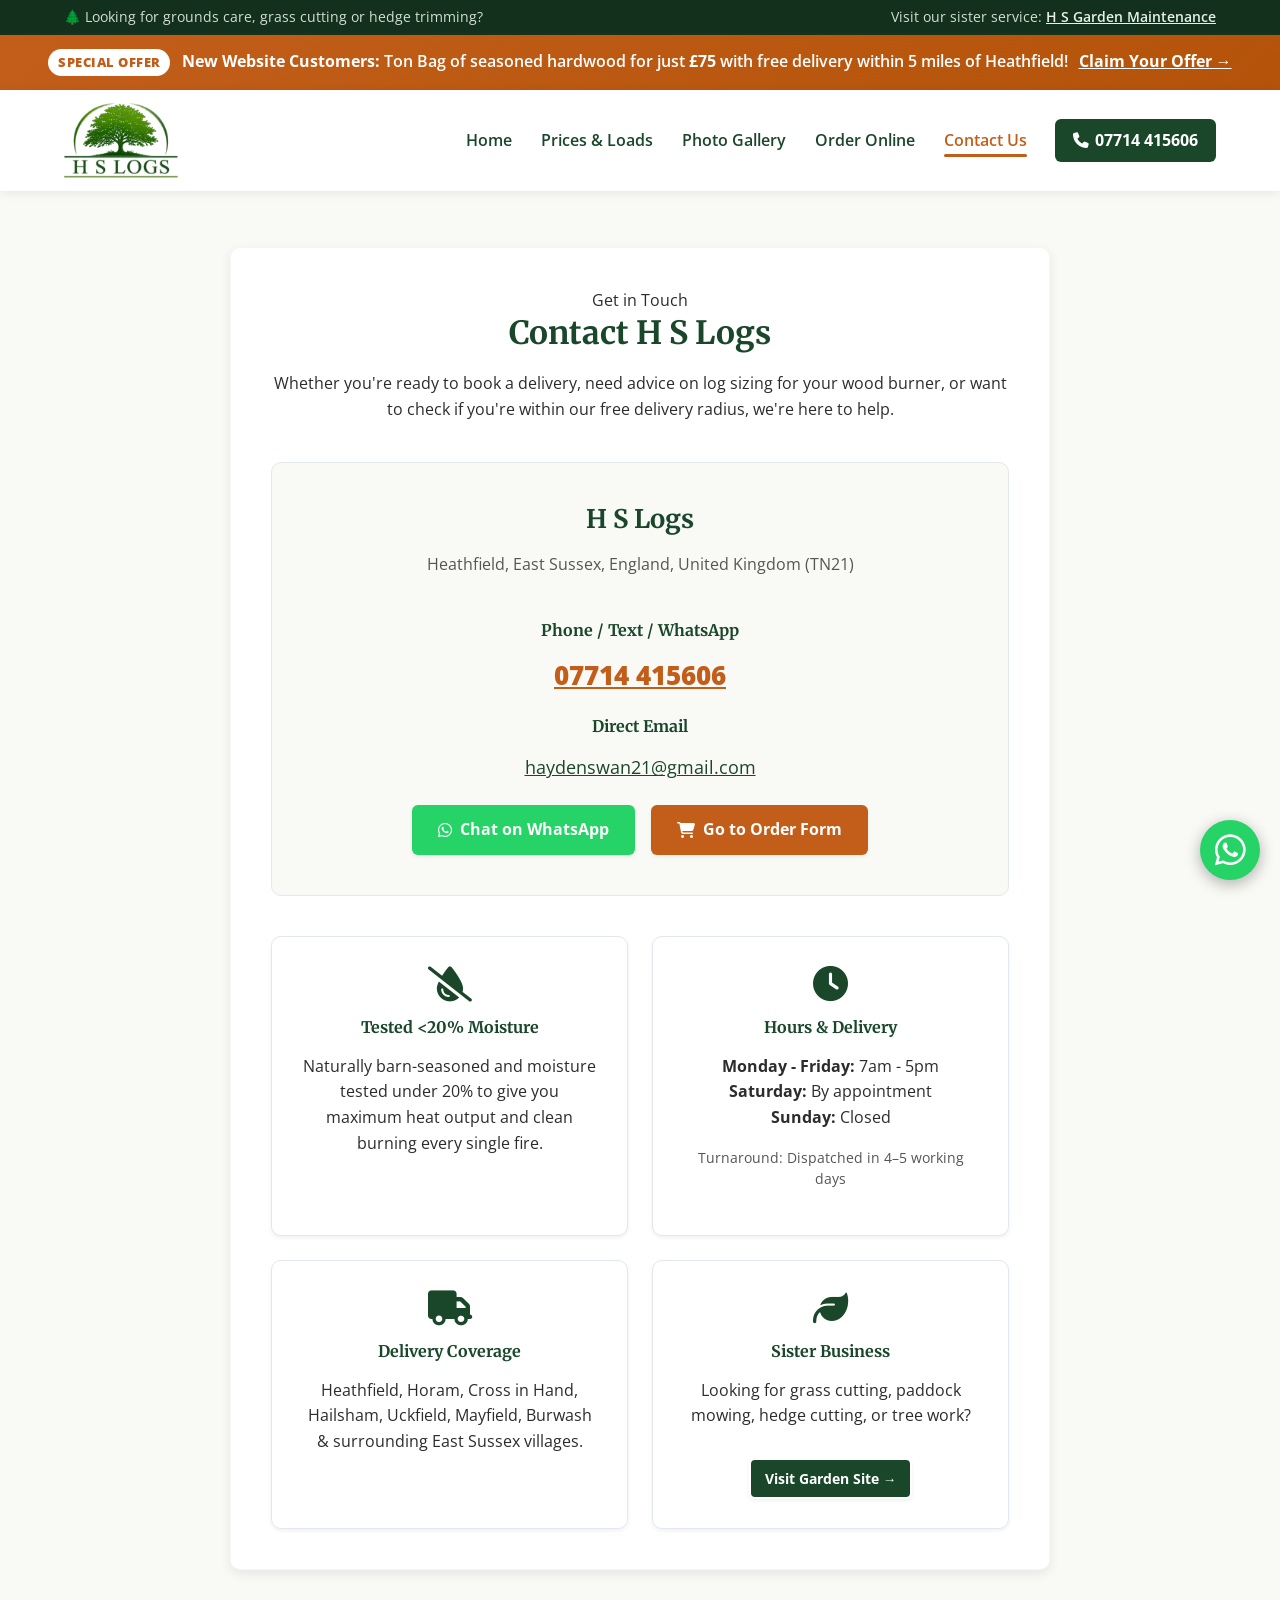
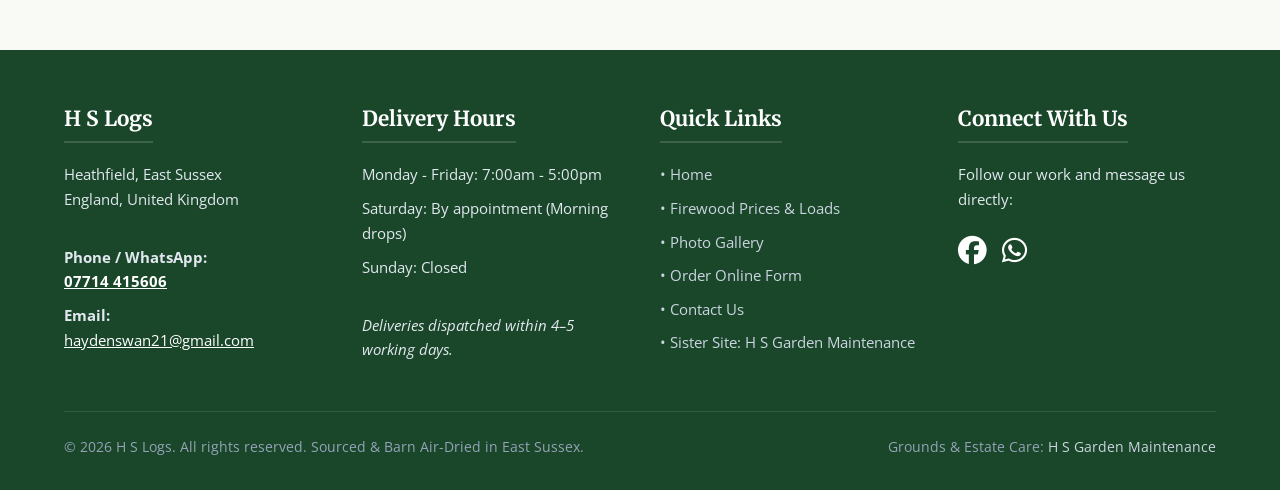
<file: contact.html>
<!DOCTYPE html>
<html lang="en">
<head>
    <meta charset="UTF-8">
    <meta name="viewport" content="width=device-width, initial-scale=1.0">
    
    <!-- Google tag (gtag.js) -->
    <script async src="https://www.googletagmanager.com/gtag/js?id=G-670565ZKYT"></script>
    <script>
      window.dataLayer = window.dataLayer || [];
      function gtag(){dataLayer.push(arguments);}
      gtag('js', new Date());

      gtag('config', 'G-670565ZKYT');
    </script>
    
    <title>Contact H S Logs | Seasoned Firewood Heathfield &amp; East Sussex</title>
    <meta name="description" content="Get in touch with H S Logs for prompt hardwood firewood deliveries in Heathfield and East Sussex. Phone, WhatsApp, email, or order online.">
    <link rel="canonical" href="https://hslogs.co.uk/contact.html">

    <!-- Open Graph Tags -->
    <meta property="og:type" content="website">
    <meta property="og:title" content="Contact H S Logs | Seasoned Firewood Heathfield & East Sussex">
    <meta property="og:description" content="Get in touch with H S Logs for prompt hardwood firewood deliveries in Heathfield and East Sussex. Phone, WhatsApp, email, or order online.">
    <meta property="og:url" content="https://hslogs.co.uk/contact.html">
    <meta property="og:image" content="https://hslogs.co.uk/images/logo.png">

    <link rel="icon" type="image/x-icon" href="favicon.ico">
    <link rel="stylesheet" href="style.css">
</head>
<body>

    <!-- Sister Business Top Bar -->
    <div class="sister-bar">
        <span>🌲 Looking for grounds care, grass cutting or hedge trimming?</span>
        <span>Visit our sister service: <a href="https://hsgardenmaintenance.co.uk" target="_blank" rel="noopener">H S Garden Maintenance</a></span>
    </div>

    <!-- Special Introductory Offer Banner -->
    <div class="offer-banner">
        <span class="tag">Special Offer</span>
        <strong>New Website Customers:</strong> Ton Bag of seasoned hardwood for just <strong>£75</strong> with free delivery within 5 miles of Heathfield!
        <a href="order.html?package=promo">Claim Your Offer &rarr;</a>
    </div>

    <!-- Main Header -->
    <header>
        <div class="logo-container">
            <a href="index.html" aria-label="H S Logs Home">
                <img src="images/logo.png" alt="H S Logs Logo - Seasoned Firewood Heathfield">
            </a>
        </div>
        <button class="nav-toggle" aria-label="Toggle Navigation Menu">
            <i class="fas fa-bars"></i>
        </button>
        <nav>
            <ul class="nav-links">
                <li><a href="index.html">Home</a></li>
                <li><a href="index.html#pricing">Prices &amp; Loads</a></li>
                <li><a href="gallery.html">Photo Gallery</a></li>
                <li><a href="order.html">Order Online</a></li>
                <li><a href="contact.html" class="active">Contact Us</a></li>
                <li><a href="tel:07714415606" class="nav-cta"><i class="fas fa-phone"></i> 07714 415606</a></li>
            </ul>
        </nav>
    </header>

    <div class="container container-narrow">
        
        <div class="content-block" style="text-align: center;">
            <span class="sub-badge">Get in Touch</span>
            <h1>Contact H S Logs</h1>
            <p>Whether you're ready to book a delivery, need advice on log sizing for your wood burner, or want to check if you're within our free delivery radius, we're here to help.</p>
            
            <div style="margin: 2.5rem 0; padding: 2.5rem; background: var(--bg-light); border-radius: var(--radius-md); border: 1px solid var(--border-color);">
                <h3 style="font-size: 1.6rem; color: var(--primary-green);">H S Logs</h3>
                <p style="color: var(--text-muted);">Heathfield, East Sussex, England, United Kingdom (TN21)</p>
                <br>
                <h4>Phone / Text / WhatsApp</h4>
                <p style="font-size: 1.6rem; font-weight: 800; color: var(--wood-accent); margin: 0.5rem 0 1.2rem;">
                    <a href="tel:07714415606" style="color: inherit; text-decoration: underline;">07714 415606</a>
                </p>
                
                <h4>Direct Email</h4>
                <p style="font-size: 1.1rem; margin-bottom: 1.5rem;">
                    <a href="mailto:haydenswan21@gmail.com" style="color: var(--primary-green); text-decoration: underline;">haydenswan21@gmail.com</a>
                </p>

                <div style="display: flex; gap: 1rem; justify-content: center; flex-wrap: wrap;">
                    <a href="https://wa.me/447714415606" target="_blank" rel="noopener" class="btn btn-whatsapp"><i class="fab fa-whatsapp"></i> Chat on WhatsApp</a>
                    <a href="order.html" class="btn btn-wood"><i class="fas fa-shopping-cart"></i> Go to Order Form</a>
                </div>
            </div>

            <div class="info-cards">
                <div class="info-card">
                    <i class="fas fa-droplet-slash"></i>
                    <h4>Tested &lt;20% Moisture</h4>
                    <p>Naturally barn-seasoned and moisture tested under 20% to give you maximum heat output and clean burning every single fire.</p>
                </div>

                <div class="info-card">
                    <i class="fas fa-clock"></i>
                    <h4>Hours &amp; Delivery</h4>
                    <p><strong>Monday - Friday:</strong> 7am - 5pm<br>
                    <strong>Saturday:</strong> By appointment<br>
                    <strong>Sunday:</strong> Closed</p>
                    <p style="margin-top: 0.6rem; font-size: 0.85rem; color: var(--text-muted);">Turnaround: Dispatched in 4–5 working days</p>
                </div>

                <div class="info-card">
                    <i class="fas fa-truck"></i>
                    <h4>Delivery Coverage</h4>
                    <p>Heathfield, Horam, Cross in Hand, Hailsham, Uckfield, Mayfield, Burwash &amp; surrounding East Sussex villages.</p>
                </div>

                <div class="info-card">
                    <i class="fas fa-leaf"></i>
                    <h4>Sister Business</h4>
                    <p>Looking for grass cutting, paddock mowing, hedge cutting, or tree work?</p>
                    <a href="https://hsgardenmaintenance.co.uk" target="_blank" rel="noopener" class="btn btn-outline" style="background: var(--primary-green); margin-top: 0.8rem; font-size: 0.85rem; padding: 8px 14px;">Visit Garden Site &rarr;</a>
                </div>
            </div>

        </div>

    </div>

    <!-- Floating WhatsApp Button -->
    <a href="https://wa.me/447714415606" class="floating-whatsapp" target="_blank" rel="noopener" aria-label="Chat with H S Logs on WhatsApp">
        <i class="fab fa-whatsapp"></i>
    </a>

    <!-- Footer -->
    <footer>
        <div class="footer-content">
            <div>
                <h3>H S Logs</h3>
                <p>Heathfield, East Sussex<br>England, United Kingdom</p>
                <p><br><strong>Phone / WhatsApp:</strong><br><a href="tel:07714415606" style="color: #ffffff; text-decoration: underline; font-weight: bold;">07714 415606</a></p>
                <p><strong>Email:</strong><br><a href="mailto:haydenswan21@gmail.com" style="color: #ffffff; text-decoration: underline;">haydenswan21@gmail.com</a></p>
            </div>
            <div>
                <h3>Delivery Hours</h3>
                <p>Monday - Friday: 7:00am - 5:00pm</p>
                <p>Saturday: By appointment (Morning drops)</p>
                <p>Sunday: Closed</p>
                <p><br><em>Deliveries dispatched within 4–5 working days.</em></p>
            </div>
            <div>
                <h3>Quick Links</h3>
                <ul class="footer-links">
                    <li><a href="index.html">&bull; Home</a></li>
                    <li><a href="index.html#pricing">&bull; Firewood Prices &amp; Loads</a></li>
                    <li><a href="gallery.html">&bull; Photo Gallery</a></li>
                    <li><a href="order.html">&bull; Order Online Form</a></li>
                    <li><a href="contact.html">&bull; Contact Us</a></li>
                    <li><a href="https://hsgardenmaintenance.co.uk" target="_blank" rel="noopener">&bull; Sister Site: H S Garden Maintenance</a></li>
                </ul>
            </div>
            <div>
                <h3>Connect With Us</h3>
                <p>Follow our work and message us directly:</p>
                <div class="social-links">
                    <a href="https://www.facebook.com/H-S-Gardening-maintenance-315414229382232" target="_blank" rel="noopener" aria-label="H S Logs on Facebook"><i class="fab fa-facebook"></i></a>
                    <a href="https://wa.me/447714415606" target="_blank" rel="noopener" aria-label="Chat on WhatsApp"><i class="fab fa-whatsapp"></i></a>
                </div>
            </div>
        </div>
        <div class="footer-bottom">
            <span>&copy; 2026 H S Logs. All rights reserved. Sourced &amp; Barn Air-Dried in East Sussex.</span>
            <span>Grounds &amp; Estate Care: <a href="https://hsgardenmaintenance.co.uk" target="_blank" rel="noopener">H S Garden Maintenance</a></span>
        </div>
    </footer>

    <script src="script.js"></script>
</body>
</html>
</file>
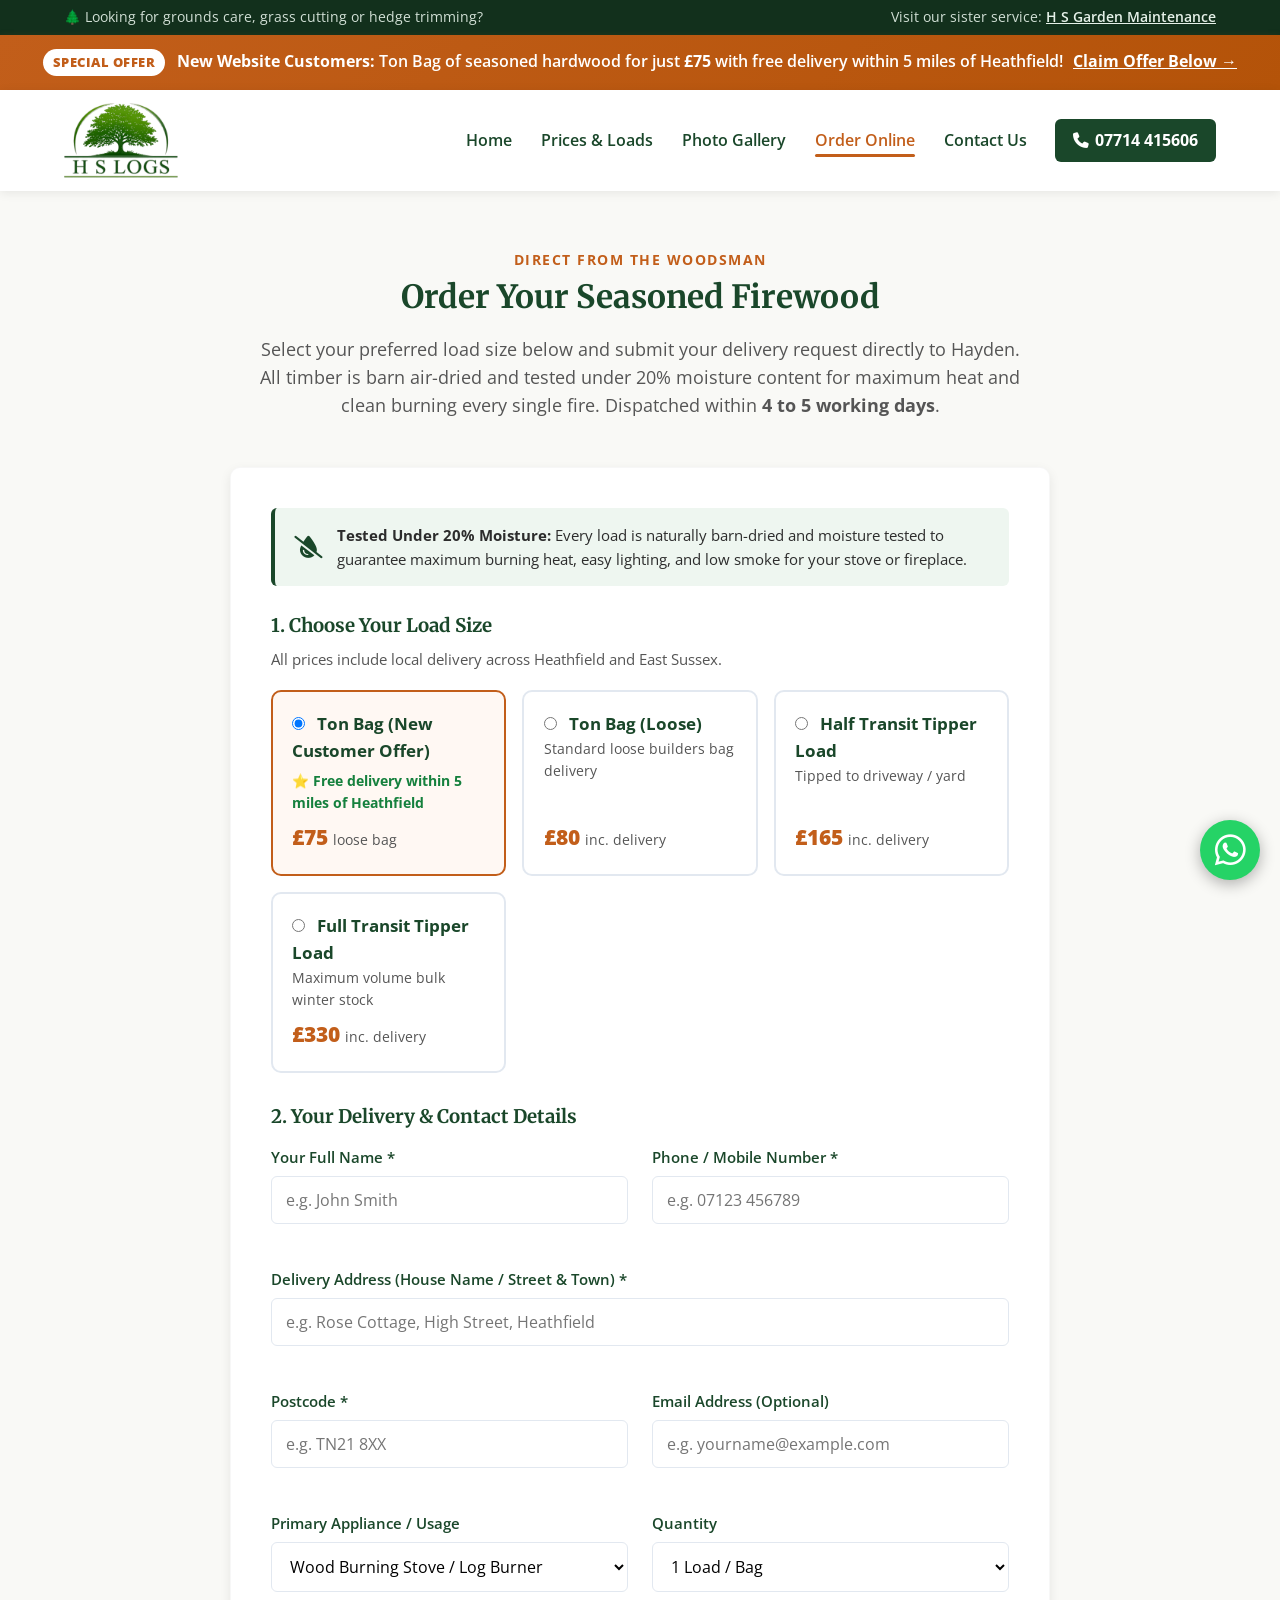
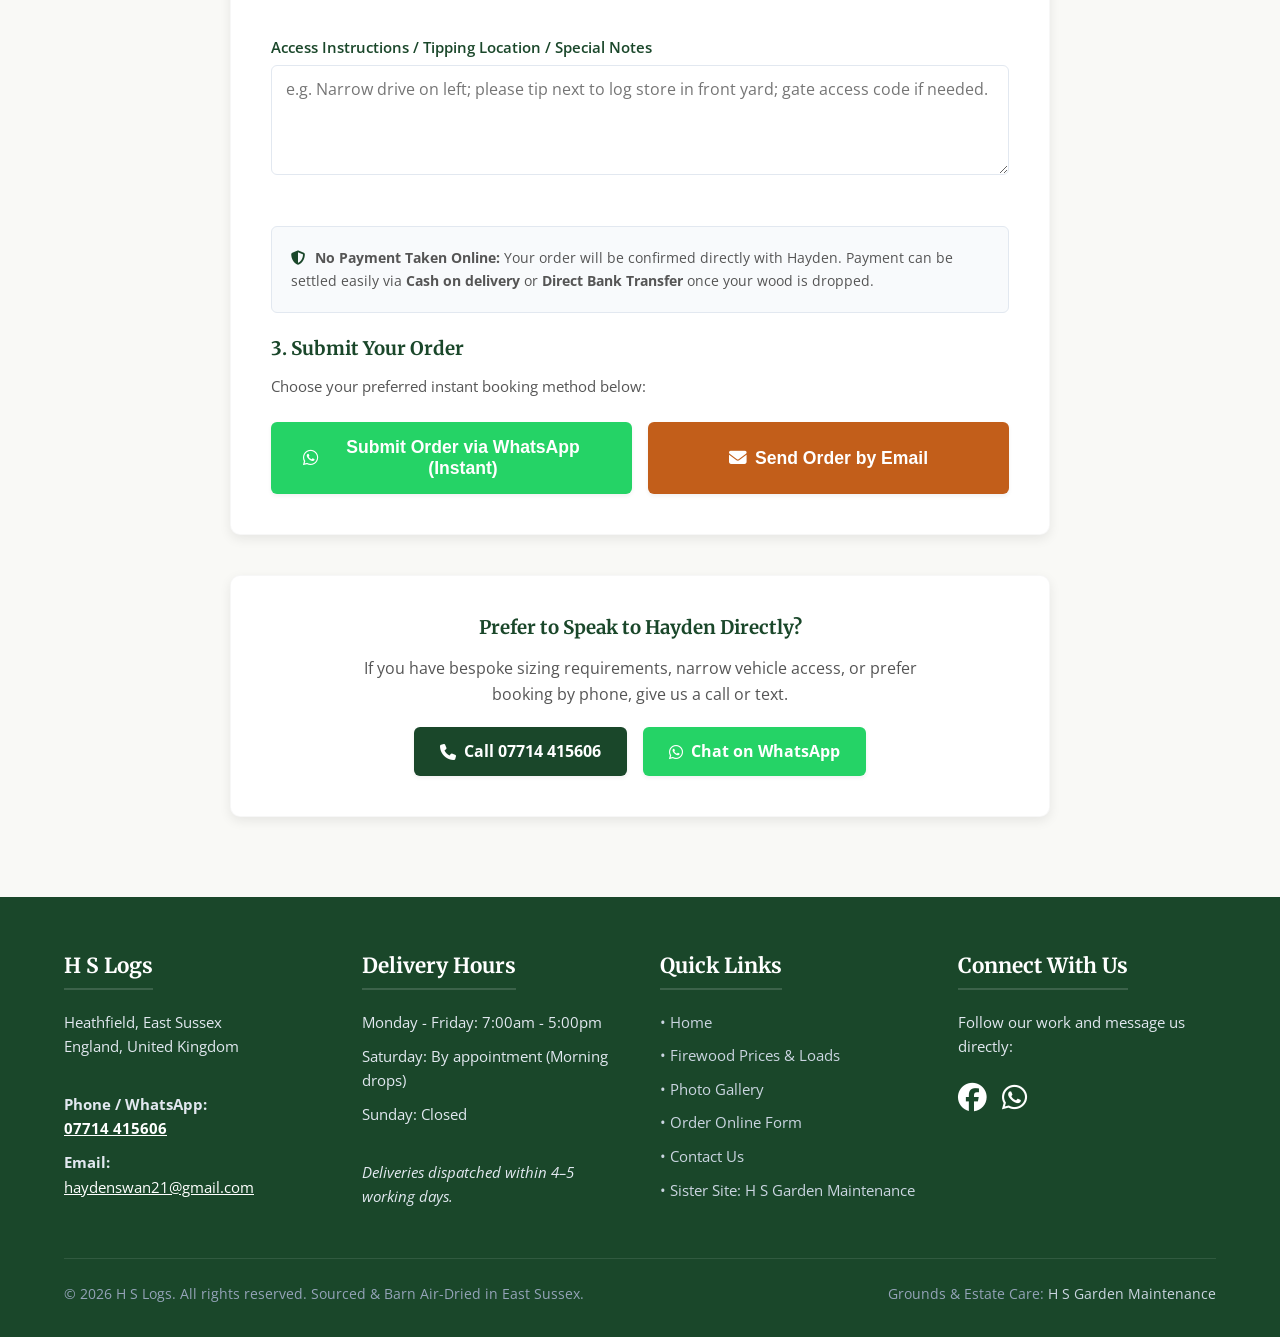
<file: order.html>
<!DOCTYPE html>
<html lang="en">
<head>
    <meta charset="UTF-8">
    <meta name="viewport" content="width=device-width, initial-scale=1.0">
    
    <!-- Google tag (gtag.js) -->
    <script async src="https://www.googletagmanager.com/gtag/js?id=G-670565ZKYT"></script>
    <script>
      window.dataLayer = window.dataLayer || [];
      function gtag(){dataLayer.push(arguments);}
      gtag('js', new Date());

      gtag('config', 'G-670565ZKYT');
    </script>
    
    <title>Order Firewood Online | H S Logs Heathfield East Sussex</title>
    <meta name="description" content="Order seasoned hardwood logs online for delivery in Heathfield, Hailsham, Uckfield, and East Sussex. Ton bags from £75, half and full tipper loads. 4-5 day turnaround.">
    <link rel="canonical" href="https://hslogs.co.uk/order.html">

    <!-- Open Graph Tags -->
    <meta property="og:type" content="website">
    <meta property="og:title" content="Order Firewood Online | H S Logs Heathfield East Sussex">
    <meta property="og:description" content="Order seasoned hardwood logs online for delivery in Heathfield, Hailsham, Uckfield, and East Sussex. Ton bags from £75, half and full tipper loads. 4-5 day turnaround.">
    <meta property="og:url" content="https://hslogs.co.uk/order.html">
    <meta property="og:image" content="https://hslogs.co.uk/images/prices.webp">

    <link rel="icon" type="image/x-icon" href="favicon.ico">
    <link rel="stylesheet" href="style.css">
</head>
<body>

    <!-- Sister Business Top Bar -->
    <div class="sister-bar">
        <span>🌲 Looking for grounds care, grass cutting or hedge trimming?</span>
        <span>Visit our sister service: <a href="https://hsgardenmaintenance.co.uk" target="_blank" rel="noopener">H S Garden Maintenance</a></span>
    </div>

    <!-- Special Introductory Offer Banner -->
    <div class="offer-banner">
        <span class="tag">Special Offer</span>
        <strong>New Website Customers:</strong> Ton Bag of seasoned hardwood for just <strong>£75</strong> with free delivery within 5 miles of Heathfield!
        <a href="#order-form-section">Claim Offer Below &rarr;</a>
    </div>

    <!-- Main Header -->
    <header>
        <div class="logo-container">
            <a href="index.html" aria-label="H S Logs Home">
                <img src="images/logo.png" alt="H S Logs Logo - Seasoned Firewood Heathfield">
            </a>
        </div>
        <button class="nav-toggle" aria-label="Toggle Navigation Menu">
            <i class="fas fa-bars"></i>
        </button>
        <nav>
            <ul class="nav-links">
                <li><a href="index.html">Home</a></li>
                <li><a href="index.html#pricing">Prices &amp; Loads</a></li>
                <li><a href="gallery.html">Photo Gallery</a></li>
                <li><a href="order.html" class="active">Order Online</a></li>
                <li><a href="contact.html">Contact Us</a></li>
                <li><a href="tel:07714415606" class="nav-cta"><i class="fas fa-phone"></i> 07714 415606</a></li>
            </ul>
        </nav>
    </header>

    <div class="container container-narrow" id="order-form-section">
        
        <div class="section-header">
            <span class="sub-badge">Direct From The Woodsman</span>
            <h1>Order Your Seasoned Firewood</h1>
            <p>Select your preferred load size below and submit your delivery request directly to Hayden. All timber is barn air-dried and tested under 20% moisture content for maximum heat and clean burning every single fire. Dispatched within <strong>4 to 5 working days</strong>.</p>
        </div>

        <div class="content-block">
            <div style="display: flex; align-items: center; gap: 0.9rem; background: #eef6f0; border-left: 4px solid var(--primary-green); padding: 0.9rem 1.2rem; border-radius: var(--radius-sm); margin-bottom: 1.8rem; font-size: 0.95rem;">
                <i class="fas fa-droplet-slash" style="color: var(--primary-green); font-size: 1.4rem; flex-shrink: 0;"></i>
                <span><strong>Tested Under 20% Moisture:</strong> Every load is naturally barn-dried and moisture tested to guarantee maximum burning heat, easy lighting, and low smoke for your stove or fireplace.</span>
            </div>

            <h3 style="margin-bottom: 0.5rem; color: var(--primary-green);">1. Choose Your Load Size</h3>
            <p style="color: var(--text-muted); font-size: 0.95rem; margin-bottom: 1.2rem;">All prices include local delivery across Heathfield and East Sussex.</p>

            <div class="package-selector">
                <!-- Promo Option -->
                <label class="package-option selected">
                    <div>
                        <div style="display: flex; justify-content: space-between; align-items: flex-start;">
                            <span class="pkg-title"><input type="radio" name="package" value="promo" data-name="New Customer Web Promo: Ton Bag Loose (£75)" checked> Ton Bag (New Customer Offer)</span>
                        </div>
                        <p style="font-size: 0.85rem; color: #15803d; font-weight: 700; margin-bottom: 0.5rem;">⭐ Free delivery within 5 miles of Heathfield</p>
                    </div>
                    <div class="pkg-price">£75 <span style="font-size: 0.85rem; font-weight: 400; color: var(--text-muted);">loose bag</span></div>
                </label>

                <!-- Standard Ton Bag -->
                <label class="package-option">
                    <div>
                        <span class="pkg-title"><input type="radio" name="package" value="ton" data-name="Standard Ton Bag Loose (£80)"> Ton Bag (Loose)</span>
                        <p style="font-size: 0.85rem; color: var(--text-muted); margin-bottom: 0.5rem;">Standard loose builders bag delivery</p>
                    </div>
                    <div class="pkg-price">£80 <span style="font-size: 0.85rem; font-weight: 400; color: var(--text-muted);">inc. delivery</span></div>
                </label>

                <!-- Half Tipper -->
                <label class="package-option">
                    <div>
                        <span class="pkg-title"><input type="radio" name="package" value="tipper-half" data-name="Half Transit Tipper Load (£165)"> Half Transit Tipper Load</span>
                        <p style="font-size: 0.85rem; color: var(--text-muted); margin-bottom: 0.5rem;">Tipped to driveway / yard</p>
                    </div>
                    <div class="pkg-price">£165 <span style="font-size: 0.85rem; font-weight: 400; color: var(--text-muted);">inc. delivery</span></div>
                </label>

                <!-- Full Tipper -->
                <label class="package-option">
                    <div>
                        <span class="pkg-title"><input type="radio" name="package" value="tipper-full" data-name="Full Transit Tipper Load (£330)"> Full Transit Tipper Load</span>
                        <p style="font-size: 0.85rem; color: var(--text-muted); margin-bottom: 0.5rem;">Maximum volume bulk winter stock</p>
                    </div>
                    <div class="pkg-price">£330 <span style="font-size: 0.85rem; font-weight: 400; color: var(--text-muted);">inc. delivery</span></div>
                </label>
            </div>

            <h3 style="margin: 2rem 0 1rem; color: var(--primary-green);">2. Your Delivery &amp; Contact Details</h3>
            
            <form id="log-order-form">
                <div class="form-grid">
                    <div class="form-group">
                        <label for="cust-name">Your Full Name *</label>
                        <input type="text" id="cust-name" class="form-control" placeholder="e.g. John Smith" required>
                    </div>

                    <div class="form-group">
                        <label for="cust-phone">Phone / Mobile Number *</label>
                        <input type="tel" id="cust-phone" class="form-control" placeholder="e.g. 07123 456789" required>
                    </div>

                    <div class="form-group form-full">
                        <label for="cust-address">Delivery Address (House Name / Street &amp; Town) *</label>
                        <input type="text" id="cust-address" class="form-control" placeholder="e.g. Rose Cottage, High Street, Heathfield" required>
                    </div>

                    <div class="form-group">
                        <label for="cust-postcode">Postcode *</label>
                        <input type="text" id="cust-postcode" class="form-control" placeholder="e.g. TN21 8XX" required>
                    </div>

                    <div class="form-group">
                        <label for="cust-email">Email Address (Optional)</label>
                        <input type="email" id="cust-email" class="form-control" placeholder="e.g. yourname@example.com">
                    </div>

                    <div class="form-group">
                        <label for="cust-appliance">Primary Appliance / Usage</label>
                        <select id="cust-appliance" class="form-control">
                            <option value="Domestic Wood Burning Stove" selected>Wood Burning Stove / Log Burner</option>
                            <option value="Traditional Open Fireplace">Traditional Open Fireplace / Hearth</option>
                            <option value="Commercial Wood-Fired Pizza Van / Oven">Commercial Wood-Fired Pizza Oven</option>
                            <option value="Outdoor Fire Pit / Chiminea">Fire Pit / Chiminea</option>
                            <option value="Other">Other / Multi-Fuel Stove</option>
                        </select>
                    </div>

                    <div class="form-group">
                        <label for="cust-qty">Quantity</label>
                        <select id="cust-qty" class="form-control">
                            <option value="1 Load / Bag" selected>1 Load / Bag</option>
                            <option value="2 Loads / Bags">2 Loads / Bags</option>
                            <option value="3+ Loads / Bulk">3+ Loads (Please specify in notes)</option>
                        </select>
                    </div>

                    <div class="form-group form-full">
                        <label for="cust-notes">Access Instructions / Tipping Location / Special Notes</label>
                        <textarea id="cust-notes" class="form-control" placeholder="e.g. Narrow drive on left; please tip next to log store in front yard; gate access code if needed."></textarea>
                    </div>
                </div>

                <div style="background: #f8fafc; border: 1px solid var(--border-color); padding: 1.2rem; border-radius: var(--radius-sm); margin: 1.5rem 0;">
                    <p style="font-size: 0.9rem; color: var(--text-muted); margin-bottom: 0;">
                        <i class="fas fa-shield-alt" style="color: var(--primary-green); margin-right: 6px;"></i>
                        <strong>No Payment Taken Online:</strong> Your order will be confirmed directly with Hayden. Payment can be settled easily via <strong>Cash on delivery</strong> or <strong>Direct Bank Transfer</strong> once your wood is dropped.
                    </p>
                </div>

                <h3 style="margin: 1.5rem 0 0.8rem; color: var(--primary-green);">3. Submit Your Order</h3>
                <p style="font-size: 0.95rem; color: var(--text-muted); margin-bottom: 1.2rem;">Choose your preferred instant booking method below:</p>

                <div class="order-actions">
                    <button type="button" id="btn-order-whatsapp" class="btn btn-whatsapp btn-lg" style="flex: 1 1 280px;">
                        <i class="fab fa-whatsapp"></i> Submit Order via WhatsApp (Instant)
                    </button>
                    <button type="button" id="btn-order-email" class="btn btn-wood btn-lg" style="flex: 1 1 280px;">
                        <i class="fas fa-envelope"></i> Send Order by Email
                    </button>
                </div>
            </form>
        </div>

        <!-- Alternative Fast Phone Contact Box -->
        <div class="content-block" style="text-align: center; background: #ffffff;">
            <h3>Prefer to Speak to Hayden Directly?</h3>
            <p style="color: var(--text-muted); max-width: 600px; margin: 0 auto 1.2rem;">If you have bespoke sizing requirements, narrow vehicle access, or prefer booking by phone, give us a call or text.</p>
            <div style="display: flex; gap: 1rem; justify-content: center; flex-wrap: wrap;">
                <a href="tel:07714415606" class="btn btn-primary"><i class="fas fa-phone"></i> Call 07714 415606</a>
                <a href="https://wa.me/447714415606" target="_blank" rel="noopener" class="btn btn-whatsapp"><i class="fab fa-whatsapp"></i> Chat on WhatsApp</a>
            </div>
        </div>

    </div>

    <!-- Floating WhatsApp Button -->
    <a href="https://wa.me/447714415606" class="floating-whatsapp" target="_blank" rel="noopener" aria-label="Chat with H S Logs on WhatsApp">
        <i class="fab fa-whatsapp"></i>
    </a>

    <!-- Footer -->
    <footer>
        <div class="footer-content">
            <div>
                <h3>H S Logs</h3>
                <p>Heathfield, East Sussex<br>England, United Kingdom</p>
                <p><br><strong>Phone / WhatsApp:</strong><br><a href="tel:07714415606" style="color: #ffffff; text-decoration: underline; font-weight: bold;">07714 415606</a></p>
                <p><strong>Email:</strong><br><a href="mailto:haydenswan21@gmail.com" style="color: #ffffff; text-decoration: underline;">haydenswan21@gmail.com</a></p>
            </div>
            <div>
                <h3>Delivery Hours</h3>
                <p>Monday - Friday: 7:00am - 5:00pm</p>
                <p>Saturday: By appointment (Morning drops)</p>
                <p>Sunday: Closed</p>
                <p><br><em>Deliveries dispatched within 4–5 working days.</em></p>
            </div>
            <div>
                <h3>Quick Links</h3>
                <ul class="footer-links">
                    <li><a href="index.html">&bull; Home</a></li>
                    <li><a href="index.html#pricing">&bull; Firewood Prices &amp; Loads</a></li>
                    <li><a href="gallery.html">&bull; Photo Gallery</a></li>
                    <li><a href="order.html">&bull; Order Online Form</a></li>
                    <li><a href="contact.html">&bull; Contact Us</a></li>
                    <li><a href="https://hsgardenmaintenance.co.uk" target="_blank" rel="noopener">&bull; Sister Site: H S Garden Maintenance</a></li>
                </ul>
            </div>
            <div>
                <h3>Connect With Us</h3>
                <p>Follow our work and message us directly:</p>
                <div class="social-links">
                    <a href="https://www.facebook.com/H-S-Gardening-maintenance-315414229382232" target="_blank" rel="noopener" aria-label="H S Logs on Facebook"><i class="fab fa-facebook"></i></a>
                    <a href="https://wa.me/447714415606" target="_blank" rel="noopener" aria-label="Chat on WhatsApp"><i class="fab fa-whatsapp"></i></a>
                </div>
            </div>
        </div>
        <div class="footer-bottom">
            <span>&copy; 2026 H S Logs. All rights reserved. Sourced &amp; Barn Air-Dried in East Sussex.</span>
            <span>Grounds &amp; Estate Care: <a href="https://hsgardenmaintenance.co.uk" target="_blank" rel="noopener">H S Garden Maintenance</a></span>
        </div>
    </footer>

    <script src="script.js"></script>
</body>
</html>
</file>
<file: style.css>
/* style.css — H S Logs */
@import url('https://fonts.googleapis.com/css2?family=Open+Sans:ital,wght@0,300;0,400;0,600;0,700;1,400&family=Merriweather:wght@400;700;900&display=swap');
@import url('https://cdnjs.cloudflare.com/ajax/libs/font-awesome/6.5.1/css/all.min.css');

:root {
    --primary-green: #1a472a;
    --light-green: #2d6a40;
    --accent: #8b9d77;
    --wood-accent: #c25e1a;
    --wood-warm: #d97706;
    --wood-dark: #7c2d12;
    --text-dark: #2c2c2c;
    --text-muted: #555555;
    --bg-light: #f9f9f6;
    --bg-card: #ffffff;
    --border-color: #e2e8f0;
    --shadow-sm: 0 2px 4px rgba(0,0,0,0.06);
    --shadow-md: 0 4px 12px rgba(0,0,0,0.08);
    --shadow-lg: 0 10px 25px rgba(0,0,0,0.12);
    --radius-sm: 6px;
    --radius-md: 10px;
    --radius-lg: 14px;
}

* { 
    box-sizing: border-box; 
    margin: 0; 
    padding: 0; 
}

body {
    font-family: 'Open Sans', sans-serif;
    color: var(--text-dark);
    background-color: var(--bg-light);
    line-height: 1.6;
    overflow-x: hidden;
}

h1, h2, h3, h4 {
    font-family: 'Merriweather', serif;
    color: var(--primary-green);
    margin-bottom: 1rem;
    line-height: 1.3;
}

p {
    margin-bottom: 1rem;
}

a {
    color: var(--primary-green);
    text-decoration: none;
    transition: all 0.25s ease;
}

a:hover {
    color: var(--wood-accent);
}

img {
    max-width: 100%;
    height: auto;
    display: block;
}

/* ==================== HEADER & NAVIGATION ==================== */
header {
    background: #ffffff;
    padding: 0.8rem 5%;
    box-shadow: 0 2px 10px rgba(0,0,0,0.08);
    position: sticky;
    top: 0;
    z-index: 1000;
    display: flex;
    justify-content: space-between;
    align-items: center;
}

.logo-container a {
    display: flex;
    align-items: center;
    text-decoration: none;
}

.logo-container img {
    max-height: 75px;
    width: auto;
    object-fit: contain;
}

.nav-links {
    list-style: none;
    display: flex;
    align-items: center;
    gap: 1.8rem;
}

.nav-links a {
    text-decoration: none;
    color: var(--primary-green);
    font-weight: 600;
    font-size: 0.98rem;
    position: relative;
    padding: 0.3rem 0;
}

.nav-links a:hover,
.nav-links a.active {
    color: var(--wood-accent);
}

.nav-links a.active::after {
    content: '';
    position: absolute;
    bottom: -2px;
    left: 0;
    width: 100%;
    height: 3px;
    background: var(--wood-accent);
    border-radius: 2px;
}

.nav-cta {
    background: var(--primary-green);
    color: #ffffff !important;
    padding: 0.55rem 1.1rem !important;
    border-radius: var(--radius-sm);
    font-weight: 700 !important;
    display: inline-flex;
    align-items: center;
    gap: 0.4rem;
    transition: background 0.25s ease, transform 0.2s ease !important;
}

.nav-cta:hover {
    background: var(--wood-accent) !important;
    transform: translateY(-1px);
    color: #ffffff !important;
}

.nav-toggle {
    display: none;
    background: none;
    border: none;
    font-size: 1.6rem;
    color: var(--primary-green);
    cursor: pointer;
    padding: 0.4rem;
}

/* Sister Site Banner Bar */
.sister-bar {
    background: #12301c;
    color: #d1dfd5;
    font-size: 0.85rem;
    padding: 0.4rem 5%;
    display: flex;
    justify-content: space-between;
    align-items: center;
    flex-wrap: wrap;
    gap: 0.5rem;
}

.sister-bar a {
    color: #e5f0e8;
    text-decoration: underline;
    font-weight: 600;
}

.sister-bar a:hover {
    color: #ffffff;
}

/* ==================== SPECIAL OFFER BANNER ==================== */
.offer-banner {
    background: linear-gradient(135deg, #c25e1a 0%, #b45309 100%);
    color: #ffffff;
    padding: 0.9rem 1.5rem;
    text-align: center;
    font-weight: 600;
    box-shadow: 0 3px 8px rgba(194, 94, 26, 0.25);
    position: relative;
    z-index: 10;
}

.offer-banner .tag {
    background: #ffffff;
    color: var(--wood-accent);
    padding: 0.2rem 0.6rem;
    border-radius: 20px;
    font-size: 0.8rem;
    font-weight: 800;
    text-transform: uppercase;
    letter-spacing: 0.5px;
    margin-right: 0.5rem;
    display: inline-block;
}

.offer-banner a {
    color: #ffffff;
    text-decoration: underline;
    font-weight: 700;
    margin-left: 0.4rem;
}

/* ==================== HERO SECTION ==================== */
.hero {
    min-height: 72vh;
    position: relative;
    display: flex;
    align-items: center;
    justify-content: center;
    text-align: center;
    color: #ffffff;
    padding: 4rem 1.5rem;
    overflow: hidden;
    background: linear-gradient(rgba(18, 48, 28, 0.75), rgba(18, 48, 28, 0.78)), 
                url('images/logs1.webp') center/cover no-repeat;
}

#hero-video {
    position: absolute;
    top: 50%;
    left: 50%;
    width: 100%;
    height: 100%;
    object-fit: cover;
    transform: translate(-50%, -50%);
    z-index: 0;
    filter: brightness(0.7);
}

.hero-content {
    position: relative;
    z-index: 2;
    max-width: 900px;
    background: rgba(0, 0, 0, 0.45);
    padding: 3rem 2.5rem;
    border-radius: var(--radius-md);
    backdrop-filter: blur(4px);
    border: 1px solid rgba(255, 255, 255, 0.15);
    box-shadow: 0 10px 30px rgba(0, 0, 0, 0.35);
}

.hero h1 {
    color: #ffffff !important;
    font-size: 2.9rem;
    font-weight: 900;
    line-height: 1.2;
    margin-bottom: 0.8rem;
    text-shadow: 2px 2px 6px rgba(0, 0, 0, 0.8);
}

.hero-subtext {
    display: block;
    font-family: 'Open Sans', sans-serif;
    font-size: 1.35rem;
    font-weight: 600;
    color: #f6c88f !important;
    text-transform: uppercase;
    letter-spacing: 2.5px;
    margin-top: 0.6rem;
}

.hero p {
    font-size: 1.15rem;
    color: #f1f5f9;
    max-width: 750px;
    margin: 1.2rem auto 2rem;
    text-shadow: 1px 1px 3px rgba(0,0,0,0.7);
}

.hero-actions {
    display: flex;
    gap: 1rem;
    justify-content: center;
    flex-wrap: wrap;
}

/* ==================== BUTTONS ==================== */
.btn {
    display: inline-flex;
    align-items: center;
    justify-content: center;
    gap: 0.5rem;
    background: var(--primary-green);
    color: #ffffff !important;
    padding: 12px 26px;
    text-decoration: none;
    border-radius: var(--radius-sm);
    font-weight: 700;
    font-size: 1rem;
    transition: all 0.25s ease;
    border: none;
    cursor: pointer;
    box-shadow: var(--shadow-sm);
}

.btn:hover {
    background: var(--light-green);
    transform: translateY(-2px);
    box-shadow: var(--shadow-md);
}

.btn-wood {
    background: var(--wood-accent);
}

.btn-wood:hover {
    background: #a94e13;
}

.btn-outline {
    background: transparent;
    color: #ffffff !important;
    border: 2px solid #ffffff;
}

.btn-outline:hover {
    background: rgba(255, 255, 255, 0.15);
    border-color: #ffffff;
}

.btn-whatsapp {
    background-color: #25d366;
    color: #ffffff !important;
}

.btn-whatsapp:hover {
    background-color: #1ebc59;
}

.btn-lg {
    padding: 15px 32px;
    font-size: 1.1rem;
}

.btn-block {
    width: 100%;
}

/* ==================== CONTAINERS & SECTIONS ==================== */
.container {
    max-width: 1200px;
    margin: 3.5rem auto;
    padding: 0 20px;
}

.container-narrow {
    max-width: 860px;
}

.section-header {
    text-align: center;
    max-width: 760px;
    margin: 0 auto 3rem;
}

.section-header .sub-badge {
    color: var(--wood-accent);
    font-weight: 700;
    text-transform: uppercase;
    font-size: 0.9rem;
    letter-spacing: 1.5px;
    display: inline-block;
    margin-bottom: 0.4rem;
}

.section-header h2 {
    font-size: 2.2rem;
    color: var(--primary-green);
}

.section-header p {
    color: var(--text-muted);
    font-size: 1.1rem;
}

.content-block {
    background: var(--bg-card);
    padding: 2.5rem;
    border-radius: var(--radius-md);
    box-shadow: var(--shadow-md);
    margin-bottom: 2.5rem;
    border: 1px solid rgba(0,0,0,0.03);
}

/* ==================== FEATURE PILLARS ==================== */
.features-grid {
    display: grid;
    grid-template-columns: repeat(auto-fit, minmax(260px, 1fr));
    gap: 1.8rem;
    margin-bottom: 3.5rem;
}

.feature-card {
    background: #ffffff;
    padding: 2rem;
    border-radius: var(--radius-md);
    box-shadow: var(--shadow-sm);
    border-top: 4px solid var(--primary-green);
    transition: transform 0.25s ease, box-shadow 0.25s ease;
}

.feature-card:hover {
    transform: translateY(-4px);
    box-shadow: var(--shadow-lg);
    border-top-color: var(--wood-accent);
}

.feature-icon {
    width: 58px;
    height: 58px;
    border-radius: 50%;
    background: rgba(26, 71, 42, 0.1);
    color: var(--primary-green);
    display: flex;
    align-items: center;
    justify-content: center;
    font-size: 1.6rem;
    margin-bottom: 1.2rem;
}

.feature-card:hover .feature-icon {
    background: rgba(194, 94, 26, 0.12);
    color: var(--wood-accent);
}

.feature-card h3 {
    font-size: 1.25rem;
    margin-bottom: 0.6rem;
}

.feature-card p {
    color: var(--text-muted);
    font-size: 0.96rem;
    margin-bottom: 0;
}

/* ==================== PRICING PACKAGES ==================== */
.pricing-section {
    background: #f1f4ee;
    padding: 4.5rem 1.5rem;
    margin: 4rem 0;
    border-radius: var(--radius-lg);
}

.pricing-grid {
    display: grid;
    grid-template-columns: repeat(auto-fit, minmax(300px, 1fr));
    gap: 2rem;
    max-width: 1100px;
    margin: 0 auto;
}

.pricing-card {
    background: #ffffff;
    border-radius: var(--radius-md);
    padding: 2.2rem;
    box-shadow: var(--shadow-md);
    position: relative;
    display: flex;
    flex-direction: column;
    justify-content: space-between;
    border: 2px solid transparent;
    transition: all 0.25s ease;
}

.pricing-card:hover {
    transform: translateY(-5px);
    box-shadow: var(--shadow-lg);
}

.pricing-card.featured {
    border-color: var(--wood-accent);
    transform: scale(1.02);
}

.pricing-card.featured:hover {
    transform: scale(1.02) translateY(-5px);
}

.pricing-badge {
    position: absolute;
    top: -14px;
    right: 20px;
    background: var(--wood-accent);
    color: #ffffff;
    padding: 4px 14px;
    border-radius: 20px;
    font-size: 0.8rem;
    font-weight: 800;
    text-transform: uppercase;
    letter-spacing: 0.5px;
    box-shadow: 0 2px 6px rgba(194, 94, 26, 0.3);
}

.pricing-badge.discount {
    background: #15803d;
}

.pricing-header h3 {
    font-size: 1.5rem;
    margin-bottom: 0.4rem;
}

.pricing-sub {
    color: var(--text-muted);
    font-size: 0.95rem;
    margin-bottom: 1.2rem;
}

.price-tag {
    display: flex;
    align-items: baseline;
    gap: 0.4rem;
    margin-bottom: 0.5rem;
}

.price-currency {
    font-size: 1.8rem;
    font-weight: 800;
    color: var(--primary-green);
}

.price-amount {
    font-size: 3.2rem;
    font-weight: 900;
    font-family: 'Merriweather', serif;
    color: var(--primary-green);
    line-height: 1;
}

.price-condition {
    color: var(--text-muted);
    font-size: 0.9rem;
    font-weight: 600;
}

.price-promo-callout {
    background: #fef3c7;
    border-left: 4px solid var(--wood-warm);
    padding: 0.6rem 0.8rem;
    border-radius: 4px;
    font-size: 0.88rem;
    color: #92400e;
    font-weight: 600;
    margin-bottom: 1.4rem;
}

.pricing-features {
    list-style: none;
    margin: 1.5rem 0 2rem;
    padding-top: 1.2rem;
    border-top: 1px solid var(--border-color);
}

.pricing-features li {
    display: flex;
    align-items: flex-start;
    gap: 0.6rem;
    margin-bottom: 0.8rem;
    font-size: 0.95rem;
    color: var(--text-dark);
}

.pricing-features li i {
    color: var(--light-green);
    font-size: 1.1rem;
    margin-top: 2px;
}

/* Original Price Flyer Graphic Callout */
.flyer-callout {
    display: flex;
    align-items: center;
    gap: 2.5rem;
    background: #ffffff;
    border-radius: var(--radius-md);
    padding: 2.5rem;
    box-shadow: var(--shadow-md);
    margin-top: 3.5rem;
    flex-wrap: wrap;
}

.flyer-img-wrap {
    flex: 1 1 320px;
    text-align: center;
}

.flyer-img-wrap img {
    border-radius: var(--radius-sm);
    box-shadow: var(--shadow-lg);
    cursor: pointer;
    transition: transform 0.25s ease;
    max-height: 420px;
    margin: 0 auto;
}

.flyer-img-wrap img:hover {
    transform: scale(1.02);
}

.flyer-text {
    flex: 2 1 380px;
}

.flyer-text h3 {
    font-size: 1.8rem;
}

/* ==================== PROCESS GRID ==================== */
.process-grid {
    display: grid;
    grid-template-columns: repeat(auto-fit, minmax(240px, 1fr));
    gap: 1.8rem;
    margin: 2.5rem 0;
}

.process-step {
    background: #ffffff;
    padding: 2rem;
    border-radius: var(--radius-md);
    position: relative;
    border: 1px solid var(--border-color);
}

.step-num {
    position: absolute;
    top: -16px;
    left: 20px;
    background: var(--primary-green);
    color: #ffffff;
    width: 34px;
    height: 34px;
    border-radius: 50%;
    display: flex;
    align-items: center;
    justify-content: center;
    font-weight: 800;
    font-size: 0.95rem;
}

.process-step h4 {
    margin-top: 0.5rem;
    font-size: 1.2rem;
}

.process-step p {
    color: var(--text-muted);
    font-size: 0.94rem;
    margin-bottom: 0;
}

/* ==================== GALLERY ==================== */
.gallery-filter {
    display: flex;
    justify-content: center;
    gap: 0.8rem;
    margin-bottom: 2.5rem;
    flex-wrap: wrap;
}

.filter-btn {
    background: #ffffff;
    border: 1px solid var(--border-color);
    padding: 8px 18px;
    border-radius: 20px;
    font-weight: 600;
    color: var(--text-dark);
    cursor: pointer;
    transition: all 0.2s ease;
}

.filter-btn:hover,
.filter-btn.active {
    background: var(--primary-green);
    color: #ffffff;
    border-color: var(--primary-green);
}

.gallery-grid {
    display: grid;
    grid-template-columns: repeat(auto-fill, minmax(280px, 1fr));
    gap: 1.2rem;
}

.gallery-item {
    position: relative;
    border-radius: var(--radius-md);
    overflow: hidden;
    height: 260px;
    box-shadow: var(--shadow-sm);
    cursor: pointer;
    background-color: #eaeaea;
}

.gallery-item img {
    width: 100%;
    height: 100%;
    object-fit: cover;
    transition: transform 0.4s ease;
}

.gallery-item:hover img {
    transform: scale(1.06);
}

.gallery-overlay {
    position: absolute;
    bottom: 0;
    left: 0;
    right: 0;
    background: linear-gradient(to top, rgba(0,0,0,0.8) 0%, rgba(0,0,0,0) 100%);
    color: #ffffff;
    padding: 2rem 1.2rem 1rem;
    opacity: 0;
    transition: opacity 0.3s ease;
    display: flex;
    justify-content: space-between;
    align-items: flex-end;
}

.gallery-item:hover .gallery-overlay {
    opacity: 1;
}

.gallery-caption {
    font-size: 0.9rem;
    font-weight: 600;
}

.gallery-zoom-icon {
    font-size: 1.2rem;
}

/* Carousel Container (Same as original site) */
.carousel-container {
    display: flex;
    overflow-x: auto;
    scroll-snap-type: x mandatory;
    gap: 15px;
    padding-bottom: 20px;
    margin-top: 1.5rem;
}

.carousel-container::-webkit-scrollbar { height: 10px; }
.carousel-container::-webkit-scrollbar-track { background: #f1f1f1; border-radius: 5px; }
.carousel-container::-webkit-scrollbar-thumb { background: var(--wood-accent); border-radius: 5px; }

.carousel-img {
    scroll-snap-align: center;
    flex: 0 0 auto;
    height: 320px;
    border-radius: var(--radius-sm);
    object-fit: cover;
    background-color: #eaeaea;
    cursor: pointer;
    transition: transform 0.25s ease;
}

.carousel-img:hover {
    transform: scale(1.02);
}

/* ==================== LIGHTBOX MODAL ==================== */
.lightbox-modal {
    display: none;
    position: fixed;
    z-index: 2000;
    top: 0;
    left: 0;
    width: 100%;
    height: 100%;
    background-color: rgba(0, 0, 0, 0.92);
    justify-content: center;
    align-items: center;
    padding: 20px;
}

.lightbox-modal.active {
    display: flex;
}

.lightbox-content {
    max-width: 90%;
    max-height: 85vh;
    border-radius: var(--radius-sm);
    box-shadow: 0 0 30px rgba(0, 0, 0, 0.8);
    object-fit: contain;
}

.lightbox-close {
    position: absolute;
    top: 25px;
    right: 35px;
    color: #ffffff;
    font-size: 38px;
    font-weight: bold;
    cursor: pointer;
    transition: color 0.2s;
    background: none;
    border: none;
    line-height: 1;
}

.lightbox-close:hover {
    color: var(--wood-warm);
}

.lightbox-nav {
    position: absolute;
    top: 50%;
    transform: translateY(-50%);
    background: rgba(0, 0, 0, 0.5);
    color: #ffffff;
    font-size: 28px;
    padding: 14px 18px;
    border: none;
    cursor: pointer;
    border-radius: 4px;
    transition: background 0.2s;
}

.lightbox-nav:hover {
    background: rgba(194, 94, 26, 0.8);
}

.lightbox-prev { left: 25px; }
.lightbox-next { right: 25px; }

/* ==================== ORDER & CONTACT FORM ==================== */
.form-grid {
    display: grid;
    grid-template-columns: 1fr 1fr;
    gap: 1.5rem;
}

.form-full {
    grid-column: span 2;
}

.form-group {
    margin-bottom: 1.2rem;
}

.form-group label {
    display: block;
    font-weight: 600;
    margin-bottom: 0.4rem;
    color: var(--primary-green);
    font-size: 0.95rem;
}

.form-control {
    width: 100%;
    padding: 12px 14px;
    border: 1px solid var(--border-color);
    border-radius: var(--radius-sm);
    font-family: inherit;
    font-size: 1rem;
    transition: border-color 0.2s, box-shadow 0.2s;
    background: #ffffff;
}

.form-control:focus {
    outline: none;
    border-color: var(--primary-green);
    box-shadow: 0 0 0 3px rgba(26, 71, 42, 0.15);
}

textarea.form-control {
    resize: vertical;
    min-height: 110px;
}

.package-selector {
    display: grid;
    grid-template-columns: repeat(auto-fit, minmax(220px, 1fr));
    gap: 1rem;
    margin-bottom: 1.5rem;
}

.package-option {
    border: 2px solid var(--border-color);
    border-radius: var(--radius-md);
    padding: 1.2rem;
    cursor: pointer;
    transition: all 0.2s ease;
    background: #ffffff;
    display: flex;
    flex-direction: column;
    justify-content: space-between;
}

.package-option:hover {
    border-color: var(--accent);
}

.package-option.selected {
    border-color: var(--wood-accent);
    background: #fff8f3;
}

.package-option input[type="radio"] {
    margin-right: 0.5rem;
}

.package-option .pkg-title {
    font-weight: 700;
    color: var(--primary-green);
    font-size: 1.05rem;
    margin-bottom: 0.3rem;
}

.package-option .pkg-price {
    font-size: 1.3rem;
    font-weight: 800;
    color: var(--wood-accent);
}

.order-actions {
    display: flex;
    gap: 1rem;
    flex-wrap: wrap;
    margin-top: 1.5rem;
}

.info-cards {
    display: grid;
    grid-template-columns: repeat(auto-fit, minmax(260px, 1fr));
    gap: 1.5rem;
    margin-top: 2rem;
}

.info-card {
    background: #ffffff;
    padding: 1.8rem;
    border-radius: var(--radius-md);
    box-shadow: var(--shadow-sm);
    text-align: center;
    border: 1px solid var(--border-color);
}

.info-card i {
    font-size: 2.2rem;
    color: var(--primary-green);
    margin-bottom: 1rem;
}

/* ==================== FOOTER ==================== */
footer {
    background: var(--primary-green);
    color: #ffffff;
    padding: 3.5rem 5% 2rem;
    margin-top: 5rem;
}

.footer-content {
    max-width: 1200px;
    margin: 0 auto;
    display: grid;
    grid-template-columns: repeat(auto-fit, minmax(250px, 1fr));
    gap: 2.5rem;
    text-align: left;
}

.footer-content h3 {
    color: #ffffff;
    font-size: 1.3rem;
    margin-bottom: 1.2rem;
    border-bottom: 2px solid rgba(255, 255, 255, 0.15);
    padding-bottom: 0.5rem;
    display: inline-block;
}

.footer-content p {
    color: #e2e8f0;
    font-size: 0.95rem;
    margin-bottom: 0.6rem;
}

.footer-links {
    list-style: none;
}

.footer-links li {
    margin-bottom: 0.5rem;
}

.footer-links a {
    color: #cbd5e1;
    text-decoration: none;
    font-size: 0.95rem;
}

.footer-links a:hover {
    color: #ffffff;
    text-decoration: underline;
}

.social-links {
    display: flex;
    gap: 15px;
    font-size: 1.8rem;
    margin-top: 1rem;
}

.social-links a {
    color: #ffffff;
    transition: transform 0.25s, color 0.25s;
}

.social-links a:hover {
    transform: scale(1.15);
    color: var(--wood-warm);
}

.footer-bottom {
    max-width: 1200px;
    margin: 2.5rem auto 0;
    padding-top: 1.5rem;
    border-top: 1px solid rgba(255, 255, 255, 0.1);
    display: flex;
    justify-content: space-between;
    flex-wrap: wrap;
    gap: 1rem;
    font-size: 0.85rem;
    color: #94a3b8;
}

.footer-bottom a {
    color: #cbd5e1;
}

/* ==================== FLOATING WHATSAPP ==================== */
.floating-whatsapp {
    position: fixed;
    bottom: 20px;
    right: 20px;
    background-color: #25d366;
    color: #ffffff !important;
    width: 60px;
    height: 60px;
    border-radius: 50%;
    display: flex;
    justify-content: center;
    align-items: center;
    font-size: 35px;
    box-shadow: 0 4px 15px rgba(0,0,0,0.3);
    z-index: 1000;
    transition: transform 0.3s ease, box-shadow 0.3s ease;
    text-decoration: none;
}

.floating-whatsapp:hover {
    transform: scale(1.1);
    box-shadow: 0 6px 20px rgba(0,0,0,0.35);
}

/* ==================== SCROLL REVEAL ==================== */
.reveal {
    opacity: 0;
    transform: translateY(30px);
    transition: all 0.8s ease-out;
}

.reveal.active {
    opacity: 1;
    transform: translateY(0);
}

/* ==================== MOBILE RESPONSIVE ==================== */
@media (max-width: 900px) {
    .pricing-card.featured {
        transform: none;
    }
    .pricing-card.featured:hover {
        transform: translateY(-5px);
    }
    .flyer-callout {
        flex-direction: column;
        text-align: center;
    }
}

@media (max-width: 768px) {
    header {
        padding: 0.8rem 4%;
    }
    
    .nav-toggle {
        display: block;
    }

    .nav-links {
        display: none;
        width: 100%;
        flex-direction: column;
        gap: 1rem;
        padding-top: 1rem;
        border-top: 1px solid var(--border-color);
        margin-top: 0.8rem;
    }

    .nav-links.show {
        display: flex;
    }

    header {
        flex-wrap: wrap;
    }

    .hero h1 {
        font-size: 2rem;
    }

    .hero-subtext {
        font-size: 1.05rem;
        letter-spacing: 1.5px;
    }

    .hero-content {
        padding: 2rem 1.2rem;
    }

    .form-grid {
        grid-template-columns: 1fr;
    }

    .form-full {
        grid-column: span 1;
    }

    .order-actions {
        flex-direction: column;
    }

    .order-actions .btn {
        width: 100%;
    }

    .carousel-img {
        height: 240px;
    }
}

/* ==========================================================================
   Appliance Specific Specification Cards
   ========================================================================== */
.appliance-grid {
    display: grid;
    grid-template-columns: repeat(auto-fit, minmax(280px, 1fr));
    gap: 1.5rem;
    margin-top: 2rem;
}

.appliance-card {
    background: #ffffff;
    border: 1px solid var(--border-color);
    border-radius: var(--radius-md);
    padding: 1.8rem;
    box-shadow: var(--shadow-sm);
    transition: transform 0.25s ease, box-shadow 0.25s ease;
}

.appliance-card:hover {
    transform: translateY(-4px);
    box-shadow: var(--shadow-md);
    border-color: var(--wood-accent);
}

.appliance-icon {
    font-size: 2.2rem;
    color: var(--wood-accent);
    margin-bottom: 1rem;
}

.appliance-card h3 {
    font-size: 1.25rem;
    margin-bottom: 0.6rem;
    color: var(--primary-green);
}

.appliance-card p {
    font-size: 0.95rem;
    color: var(--text-dark);
    line-height: 1.6;
}

.appliance-tag {
    display: inline-block;
    background: #f3f4f6;
    color: #4b5563;
    font-size: 0.8rem;
    font-weight: 600;
    padding: 0.25rem 0.6rem;
    border-radius: 4px;
    margin-top: 1rem;
}

/* ==========================================================================
   Volume & Tipper Explainer Callout
   ========================================================================== */
.volume-explainer {
    background: #f8fafc;
    border: 1px solid #e2e8f0;
    border-left: 5px solid var(--wood-accent);
    border-radius: var(--radius-sm);
    padding: 1.5rem;
    margin-top: 2rem;
    font-size: 0.95rem;
    line-height: 1.6;
}

.volume-explainer strong {
    color: var(--primary-green);
}

.transit-advantage {
    background: linear-gradient(135deg, #f0fdf4 0%, #e6f4ea 100%);
    border: 1px solid #bbf7d0;
    border-radius: var(--radius-md);
    padding: 2rem;
    margin-top: 2rem;
}

.transit-advantage h3 {
    color: var(--primary-green);
    margin-bottom: 0.8rem;
}

/* ==========================================================================
   Interactive PAA FAQ Accordion
   ========================================================================== */
.faq-section {
    margin-top: 3.5rem;
}

.faq-accordion {
    display: flex;
    flex-direction: column;
    gap: 1rem;
    margin-top: 2rem;
}

.faq-item {
    background: #ffffff;
    border: 1px solid var(--border-color);
    border-radius: var(--radius-md);
    overflow: hidden;
    box-shadow: var(--shadow-sm);
    transition: border-color 0.2s ease;
}

.faq-item.active {
    border-color: var(--wood-accent);
}

.faq-question {
    width: 100%;
    text-align: left;
    background: none;
    border: none;
    padding: 1.25rem 1.5rem;
    font-size: 1.1rem;
    font-weight: 700;
    color: var(--primary-green);
    cursor: pointer;
    display: flex;
    justify-content: space-between;
    align-items: center;
    gap: 1rem;
    font-family: inherit;
    transition: background-color 0.2s ease, color 0.2s ease;
}

.faq-question:hover {
    background-color: #faf5ee;
    color: var(--wood-accent);
}

.faq-icon {
    font-size: 1rem;
    color: var(--wood-accent);
    transition: transform 0.3s ease;
    flex-shrink: 0;
}

.faq-item.active .faq-icon {
    transform: rotate(180deg);
}

.faq-answer {
    max-height: 0;
    overflow: hidden;
    transition: max-height 0.35s ease, padding 0.35s ease;
    padding: 0 1.5rem;
    color: var(--text-dark);
    font-size: 0.98rem;
    line-height: 1.7;
    background: #ffffff;
}

.faq-item.active .faq-answer {
    max-height: 500px;
    padding: 0 1.5rem 1.5rem 1.5rem;
}

.faq-answer p {
    margin: 0;
}
</file>
